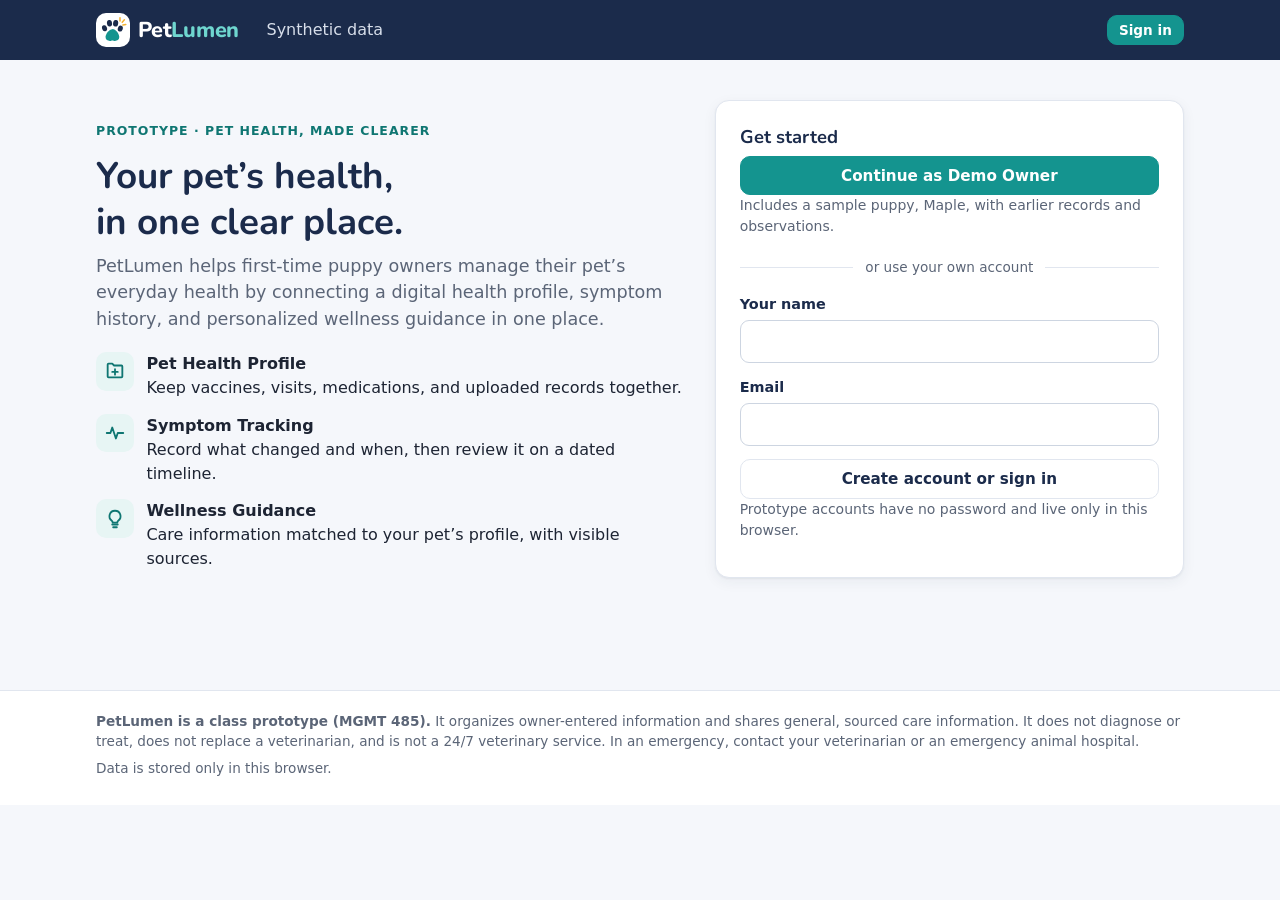
<file: index.html>
<!doctype html>
<html lang="en">
<head>
  <meta charset="utf-8">
  <meta name="viewport" content="width=device-width, initial-scale=1">
  <title>PetLumen</title>
  <meta name="description" content="PetLumen prototype: pet health profile, symptom tracking, and sourced wellness guidance in one place.">
  <meta name="theme-color" content="#1B2B4B">
  <link rel="icon" href="assets/logo.svg" type="image/svg+xml">
  <link rel="stylesheet" href="https://fonts.googleapis.com/css2?family=Nunito:wght@700;800&display=swap">
  <link rel="stylesheet" href="css/styles.css">
</head>
<body>
  <div id="app"><p class="loading">Loading PetLumen…</p></div>
  <div id="toasts" class="toasts" aria-live="polite"></div>
  <noscript>PetLumen needs JavaScript enabled.</noscript>
  <script src="js/store.js"></script>
  <script src="js/seed.js"></script>
  <script src="js/guidance.js"></script>
  <script src="js/app.js"></script>
</body>
</html>
</file>
<file: css/styles.css>
/* PetLumen brand: navy, teal, and a gold accent. */
/* Layout: one centered column; pet pages use a profile card, tabs, then a two-column work area that stacks on phones. */
:root {
  --brand: #1b2b4b;         /* navy header and wordmark band */
  --brand-2: #2a3d63;
  --ink: #1b2b4b;           /* headings and strong labels */
  --teal: #14948f;
  --teal-d: #0f7672;        /* links, teal text */
  --teal-50: #e7f5f4;
  --teal-line: #bfe3e0;
  --teal-ink: #0d4f4c;
  --gold: #f2b233;
  --gold-50: #fff6e0;
  --gold-line: #f1d48e;
  --gold-ink: #6b4a00;
  --on-gold: #3d2a00;
  --on-accent: #ffffff;
  --bg: #f5f7fb;
  --surface: #ffffff;
  --surface-alt: #fffafa;
  --chip-bg: #f5f7fb;
  --navy-50: #e8edf7;
  --text: #1d2433;
  --muted: #5b6577;
  --border: #e1e6ef;
  --input-border: #cdd5e1;
  --nav-text: #d7deea;
  --wordmark-accent: #6fd6cf;
  --danger: #b3261e;
  --danger-50: #fdecea;
  --danger-line: #f0c2bd;
  --danger-ink: #7d1a14;
  --ok-50: #e7f5ec;
  --ok-ink: #1e6b3a;
  --focus: rgba(20, 148, 143, 0.45);
  --shadow: 0 1px 2px rgba(27, 43, 75, 0.06), 0 4px 14px rgba(27, 43, 75, 0.06);
  --overlay: rgba(15, 22, 38, 0.6);
  --font-display: "Nunito", "Avenir Next", "Segoe UI", system-ui, sans-serif;
  --font-body: system-ui, -apple-system, "Segoe UI", Roboto, "Helvetica Neue", Arial, sans-serif;
  --radius: 14px;
}
@media (prefers-color-scheme: dark) {
  :root:not([data-theme="light"]) {
    --brand: #111c33; --brand-2: #1f2e4d; --ink: #e3e9f5; --teal: #1aa8a2; --teal-d: #5fd0c9;
    --teal-50: #123332; --teal-line: #1f5452; --teal-ink: #b5ece8;
    --gold-50: #362a0d; --gold-line: #6b5419; --gold-ink: #f5d58a;
    --bg: #0f1626; --surface: #172033; --surface-alt: #22171a; --chip-bg: #1d283d; --navy-50: #243150;
    --text: #e3e8f2; --muted: #9aa6bb; --border: #2a3650; --input-border: #3a4866;
    --danger: #ff8a80; --danger-50: #3a1816; --danger-line: #6e2a25; --danger-ink: #ffc9c3;
    --ok-50: #15301f; --ok-ink: #9de0b4; --shadow: 0 1px 2px rgba(0, 0, 0, 0.3); --overlay: rgba(0, 0, 0, 0.7);
    color-scheme: dark;
  }
}
:root[data-theme="dark"] {
  --brand: #111c33; --brand-2: #1f2e4d; --ink: #e3e9f5; --teal: #1aa8a2; --teal-d: #5fd0c9;
  --teal-50: #123332; --teal-line: #1f5452; --teal-ink: #b5ece8;
  --gold-50: #362a0d; --gold-line: #6b5419; --gold-ink: #f5d58a;
  --bg: #0f1626; --surface: #172033; --surface-alt: #22171a; --chip-bg: #1d283d; --navy-50: #243150;
  --text: #e3e8f2; --muted: #9aa6bb; --border: #2a3650; --input-border: #3a4866;
  --danger: #ff8a80; --danger-50: #3a1816; --danger-line: #6e2a25; --danger-ink: #ffc9c3;
  --ok-50: #15301f; --ok-ink: #9de0b4; --shadow: 0 1px 2px rgba(0, 0, 0, 0.3); --overlay: rgba(0, 0, 0, 0.7);
  color-scheme: dark;
}

* { box-sizing: border-box; }
html { -webkit-text-size-adjust: 100%; }
body {
  margin: 0;
  font-family: var(--font-body);
  font-size: 16px;
  line-height: 1.5;
  color: var(--text);
  background: var(--bg);
}
h1, h2, h3 { color: var(--ink); font-family: var(--font-display); line-height: 1.25; margin: 0 0 0.5rem; text-wrap: balance; }
h1 { font-size: 1.75rem; }
h2 { font-size: 1.15rem; }
h3 { font-size: 1.02rem; }
p { margin: 0 0 0.75rem; }
a { color: var(--teal-d); }
.muted { color: var(--muted); }
.small { font-size: 0.875rem; }
.nowrap { white-space: nowrap; }
.loading { padding: 3rem; text-align: center; color: var(--muted); }

.wrap { max-width: 1120px; margin: 0 auto; padding-left: max(16px, env(safe-area-inset-left, 0px)); padding-right: max(16px, env(safe-area-inset-right, 0px)); }
.main { padding-top: 1.5rem; padding-bottom: 2.5rem; min-height: 70vh; }

/* Header */
.topbar { background: var(--brand); color: var(--on-accent); position: sticky; top: env(safe-area-inset-top, 0px); z-index: 10; }
body::before { content: ""; position: fixed; inset: 0 0 auto; height: env(safe-area-inset-top, 0px); z-index: 10; background: var(--brand); }
.topbar-inner { display: flex; align-items: center; gap: 1rem; min-height: 60px; flex-wrap: wrap; }
.brand { display: flex; align-items: center; gap: 0.5rem; text-decoration: none; }
.brand img { background: #ffffff; border-radius: 10px; padding: 3px; }
.wordmark { font-family: var(--font-display); font-weight: 800; font-size: 1.35rem; color: var(--on-accent); letter-spacing: -0.01em; }
.wordmark span { color: var(--wordmark-accent); }
.nav { display: flex; gap: 0.25rem; flex: 1; flex-wrap: wrap; }
.nav a { color: var(--nav-text); text-decoration: none; padding: 0.4rem 0.7rem; border-radius: 8px; font-weight: 500; }
.nav a:hover { background: var(--brand-2); color: var(--on-accent); }
.nav a.active { background: var(--brand-2); color: var(--on-accent); box-shadow: inset 0 -2px 0 var(--gold); }
.userbox { display: flex; align-items: center; gap: 0.5rem; }
.user-name { font-weight: 600; max-width: 200px; overflow: hidden; text-overflow: ellipsis; white-space: nowrap; }
.topbar .btn-ghost { color: var(--on-accent); border-color: rgba(255, 255, 255, 0.35); background: transparent; }
.topbar .btn-ghost:hover { background: var(--brand-2); }

.syn-banner { background: var(--gold-50); border-bottom: 1px solid var(--gold-line); color: var(--gold-ink); padding: 0.5rem 0; font-size: 0.9rem; }
.syn-hero { background: var(--gold-50); border: 1px solid var(--gold-line); color: var(--gold-ink); border-radius: var(--radius); padding: 0.85rem 1rem; margin-bottom: 1.25rem; }

/* Buttons */
.btn {
  display: inline-flex; align-items: center; justify-content: center; gap: 0.35rem;
  font: inherit; font-weight: 600; font-size: 0.95rem; line-height: 1.2;
  padding: 0.6rem 1rem; border-radius: 10px; border: 1px solid var(--border);
  background: var(--surface); color: var(--ink); text-decoration: none; cursor: pointer;
}
.btn:hover { border-color: var(--teal); }
.btn:focus-visible, a:focus-visible, input:focus-visible, select:focus-visible, textarea:focus-visible, summary:focus-visible {
  outline: 3px solid var(--focus); outline-offset: 2px;
}
.btn-primary { background: var(--teal); border-color: var(--teal); color: var(--on-accent); }
.btn-primary:hover { background: var(--teal-d); border-color: var(--teal-d); }
.btn-ghost { background: transparent; }
.btn-danger { color: var(--danger); border-color: var(--danger-line); }
.btn-danger:hover { border-color: var(--danger); }
.btn-sm { padding: 0.35rem 0.7rem; font-size: 0.85rem; }
.btn-block { width: 100%; }
.btn[disabled] { opacity: 0.45; cursor: not-allowed; }
.link-btn { background: none; border: 0; padding: 0; font: inherit; color: var(--teal-d); cursor: pointer; text-decoration: underline; }

/* Cards and layout */
.card { background: var(--surface); border: 1px solid var(--border); border-radius: var(--radius); box-shadow: var(--shadow); padding: 1.25rem; margin-bottom: 1rem; }
.card-head { display: flex; align-items: center; justify-content: space-between; gap: 0.75rem; flex-wrap: wrap; margin-bottom: 0.5rem; }
.card-head h2 { margin: 0; }
.two-col { display: grid; grid-template-columns: minmax(0, 1fr) minmax(0, 1.2fr); gap: 1rem; align-items: start; }
.two-col > .card, .stack > .card { margin-bottom: 0; }
.stack { display: grid; gap: 1rem; }
.page-head { display: flex; align-items: flex-end; justify-content: space-between; gap: 1rem; flex-wrap: wrap; margin-bottom: 1.25rem; }
.page-head p { margin: 0; }
.head-actions { display: flex; gap: 0.5rem; flex-wrap: wrap; }
.back { display: inline-block; margin-bottom: 0.75rem; text-decoration: none; font-weight: 500; }
.empty { text-align: center; padding: 2.5rem 1.25rem; }
.empty-icon { font-size: 2.5rem; }
.count { display: inline-block; min-width: 1.6rem; padding: 0 0.4rem; border-radius: 99px; background: var(--teal-50); color: var(--teal-d); font-size: 0.85rem; text-align: center; vertical-align: middle; }

/* Hero / login */
.hero { display: grid; grid-template-columns: minmax(0, 1.25fr) minmax(0, 1fr); gap: 2rem; align-items: center; padding: 1rem 0 1.5rem; }
.eyebrow { text-transform: uppercase; letter-spacing: 0.08em; font-size: 0.78rem; font-weight: 700; color: var(--teal-d); }
.hero h1 { font-size: 2.3rem; }
.lead { font-size: 1.1rem; color: var(--muted); }
.feature-list { list-style: none; padding: 0; margin: 1.25rem 0 0; display: grid; gap: 0.85rem; }
.feature-list li { display: flex; gap: 0.75rem; align-items: flex-start; }
.fi { font-size: 1.3rem; width: 2.4rem; height: 2.4rem; display: grid; place-items: center; background: var(--teal-50); border-radius: 10px; flex: none; }
.auth-card { padding: 1.5rem; }
.divider { display: flex; align-items: center; gap: 0.75rem; color: var(--muted); font-size: 0.85rem; margin: 1.25rem 0 1rem; }
.divider::before, .divider::after { content: ""; flex: 1; height: 1px; background: var(--border); }

/* Forms */
form label { display: block; font-weight: 600; font-size: 0.9rem; color: var(--ink); margin-bottom: 0.85rem; }
input, select, textarea {
  display: block; width: 100%; margin-top: 0.3rem; font: inherit; font-weight: 400; color: var(--text);
  padding: 0.6rem 0.7rem; border: 1px solid var(--input-border); border-radius: 9px; background: var(--surface);
}
textarea { resize: vertical; }
input[type="file"] { padding: 0.45rem; background: var(--bg); }
input[type="checkbox"], input[type="radio"] { display: inline-block; width: auto; margin: 0 0.4rem 0 0; accent-color: var(--teal); }
label.check { display: flex; align-items: center; font-weight: 500; }
.row { display: grid; grid-template-columns: 1fr 1fr; gap: 0 0.85rem; align-items: end; }
.row label.check { padding-bottom: 0.7rem; }
fieldset { border: 0; padding: 0; margin: 0 0 0.75rem; }
legend { font-weight: 700; color: var(--teal-d); font-size: 0.8rem; text-transform: uppercase; letter-spacing: 0.06em; margin-bottom: 0.6rem; padding: 0; }
.form-card { max-width: 760px; }
.form-actions { display: flex; gap: 0.5rem; }
.severity legend { text-transform: none; letter-spacing: 0; font-size: 0.9rem; color: var(--ink); }
.seg { display: grid; grid-template-columns: repeat(5, 1fr); gap: 0.35rem; }
.seg-opt { margin: 0 !important; }
.seg-opt input { position: absolute; opacity: 0; pointer-events: none; }
.seg-opt span { display: flex; flex-direction: column; align-items: center; text-align: center; font-size: 0.72rem; font-weight: 500; padding: 0.45rem 0.2rem; border: 1px solid var(--input-border); border-radius: 9px; cursor: pointer; min-height: 100%; line-height: 1.2; }
.seg-opt span b { font-size: 1rem; }
.seg-opt input:checked + span { background: var(--teal); border-color: var(--teal); color: var(--on-accent); }
.seg-opt input:focus-visible + span { outline: 3px solid var(--focus); }
details.flags { border: 1px dashed var(--danger-line); background: var(--surface-alt); border-radius: 10px; padding: 0.6rem 0.8rem; margin-bottom: 1rem; }
details.flags summary { cursor: pointer; font-weight: 600; color: var(--danger); }
details.flags label.check { margin: 0.45rem 0 0; font-size: 0.9rem; color: var(--text); }
.search { max-width: 320px; margin: 0; }
.filters { display: flex; gap: 1rem; align-items: flex-end; flex-wrap: wrap; margin-bottom: 0.75rem; }
.filters label { font-weight: 600; font-size: 0.85rem; color: var(--ink); }
.filters select { min-width: 180px; }

/* Pets */
.pets-grid { display: grid; grid-template-columns: repeat(auto-fill, minmax(280px, 1fr)); gap: 1rem; }
.pet-card { display: flex; gap: 1rem; text-decoration: none; color: inherit; margin: 0; transition: transform 0.12s, border-color 0.12s; }
.pet-card:hover { border-color: var(--teal); transform: translateY(-1px); }
.pet-card h3 { margin-bottom: 0.15rem; }
.pet-card p { margin-bottom: 0.5rem; }
.avatar { width: 52px; height: 52px; flex: none; border-radius: 50%; background: var(--teal-50); display: grid; place-items: center; font-size: 1.6rem; border: 2px solid var(--surface); box-shadow: 0 0 0 2px var(--teal-50); }
.avatar-lg { width: 68px; height: 68px; font-size: 2.1rem; }
.pet-hero { display: flex; align-items: center; gap: 1rem; flex-wrap: wrap; }
.pet-hero-body { flex: 1; min-width: 200px; }
.pet-hero h1 { margin-bottom: 0.15rem; }
.pet-hero p { margin: 0; }

.chips { display: flex; flex-wrap: wrap; gap: 0.35rem; }
.chip { display: inline-block; background: var(--chip-bg); border: 1px solid var(--border); border-radius: 99px; padding: 0.15rem 0.6rem; font-size: 0.8rem; color: var(--ink); }
.chip-sm { font-size: 0.75rem; padding: 0.05rem 0.5rem; }
.chip-row { display: flex; gap: 0.35rem; flex-wrap: wrap; }
.chip-btn { font: inherit; font-size: 0.85rem; padding: 0.3rem 0.75rem; border-radius: 99px; border: 1px solid var(--border); background: var(--surface); cursor: pointer; color: var(--ink); }
.chip-btn.active { background: var(--teal); border-color: var(--teal); color: var(--on-accent); }
.badge { display: inline-block; vertical-align: middle; font-size: 0.68rem; font-weight: 700; text-transform: uppercase; letter-spacing: 0.05em; padding: 0.12rem 0.45rem; border-radius: 6px; background: var(--teal-50); color: var(--teal-d); }
.badge-syn { background: var(--gold); color: var(--on-gold); }
.badge-new { background: var(--teal); color: var(--on-accent); }
.tag { display: inline-block; font-size: 0.75rem; font-weight: 600; padding: 0.1rem 0.5rem; border-radius: 6px; background: var(--teal-50); color: var(--teal-d); }
.tag-record { background: var(--navy-50); color: var(--ink); }
.tag-profile { background: var(--gold-50); color: var(--gold-ink); }
.tag-act { background: var(--navy-50); color: var(--ink); white-space: nowrap; }
.sev { display: inline-block; font-size: 0.75rem; font-weight: 700; padding: 0.1rem 0.45rem; border-radius: 6px; }
.sev-low { background: var(--ok-50); color: var(--ok-ink); }
.sev-mid { background: var(--gold-50); color: var(--gold-ink); }
.sev-high { background: var(--danger-50); color: var(--danger); }
.flag-text { color: var(--danger); font-weight: 600; margin-top: 0.2rem; }

/* Tabs */
.tabs { display: flex; gap: 0.25rem; overflow-x: auto; border-bottom: 1px solid var(--border); margin: 0 0 1rem; scrollbar-width: thin; }
.tabs a { padding: 0.65rem 0.9rem; text-decoration: none; color: var(--muted); font-weight: 600; white-space: nowrap; border-bottom: 3px solid transparent; }
.tabs a:hover { color: var(--ink); }
.tabs a.active { color: var(--ink); border-bottom-color: var(--teal); }

/* Facts / lists */
.facts { display: grid; grid-template-columns: 1fr 1fr; gap: 0.6rem 1rem; margin: 0 0 0.75rem; }
.facts dt { font-size: 0.78rem; color: var(--muted); font-weight: 600; text-transform: uppercase; letter-spacing: 0.04em; }
.facts dd { margin: 0; overflow-wrap: anywhere; }
.quick { display: grid; grid-template-columns: 1fr 1fr; gap: 0.5rem; }
.list { list-style: none; margin: 0; padding: 0; }
.list-item { display: flex; gap: 0.85rem; padding: 0.8rem 0; border-top: 1px solid var(--border); }
.list-item:first-child { border-top: 0; }
.li-date { flex: none; width: 92px; font-size: 0.85rem; font-weight: 600; color: var(--ink); }
.li-body { flex: 1; min-width: 0; overflow-wrap: anywhere; }
.li-body p { margin: 0.3rem 0; }
.plain { padding-left: 1.1rem; margin: 0; }
.plain li { margin-bottom: 0.35rem; }

/* Timeline */
.tl-month { font-size: 0.8rem; text-transform: uppercase; letter-spacing: 0.06em; color: var(--muted); margin: 1.25rem 0 0.5rem; }
.timeline { list-style: none; margin: 0; padding: 0 0 0 1.1rem; border-left: 2px solid var(--border); }
.tl { position: relative; display: flex; gap: 0.85rem; padding: 0 0 1rem 0.6rem; }
.tl-dot { position: absolute; left: -1.62rem; top: 0.3rem; width: 14px; height: 14px; border-radius: 50%; background: var(--teal); border: 3px solid var(--surface); box-shadow: 0 0 0 1px var(--teal); }
.tl-record .tl-dot { background: var(--ink); box-shadow: 0 0 0 1px var(--ink); }
.tl-profile .tl-dot { background: var(--gold); box-shadow: 0 0 0 1px var(--gold); }
.tl-date { flex: none; width: 92px; font-size: 0.85rem; font-weight: 600; color: var(--ink); }
.tl-body { flex: 1; min-width: 0; overflow-wrap: anywhere; }
.tl-title { font-weight: 500; margin-top: 0.15rem; }
.timeline.compact .tl { padding-bottom: 0.75rem; }

/* Alerts */
.alert { border-radius: var(--radius); padding: 0.85rem 1rem; margin-bottom: 1rem; border: 1px solid; }
.alert-info { background: var(--teal-50); border-color: var(--teal-line); color: var(--teal-ink); }
.alert-urgent { background: var(--danger-50); border-color: var(--danger-line); color: var(--danger-ink); }

/* Guidance */
.guidance { display: grid; grid-template-columns: repeat(auto-fill, minmax(320px, 1fr)); gap: 1rem; }
.g-card { margin: 0; border-top: 4px solid var(--teal); display: flex; flex-direction: column; }
.g-card.pri-attention { border-top-color: var(--gold); }
.g-card.pri-urgent { border-top-color: var(--danger); background: var(--surface-alt); }
.g-top { display: flex; justify-content: space-between; align-items: center; margin-bottom: 0.5rem; }
.pri { font-size: 0.75rem; font-weight: 700; color: var(--teal-d); text-transform: uppercase; letter-spacing: 0.05em; }
.pri-attention .pri { color: var(--gold-ink); }
.pri-urgent .pri { color: var(--danger); }
.g-card ul { padding-left: 1.1rem; margin: 0 0 0.75rem; }
.g-card li { margin-bottom: 0.3rem; }
.g-card details { margin-bottom: 0.75rem; }
.g-card details summary { cursor: pointer; font-weight: 600; color: var(--ink); font-size: 0.9rem; }
.g-uses { display: flex; flex-wrap: wrap; gap: 0.3rem; align-items: center; margin-top: auto; padding-top: 0.6rem; border-top: 1px solid var(--border); }
.g-sources { margin-top: 0.5rem; }

/* Tables */
.table-wrap { overflow-x: auto; }
table.data { width: 100%; border-collapse: collapse; font-size: 0.9rem; }
table.data th { text-align: left; font-size: 0.75rem; text-transform: uppercase; letter-spacing: 0.04em; color: var(--muted); padding: 0.5rem; border-bottom: 2px solid var(--border); }
table.data td { padding: 0.55rem 0.5rem; border-bottom: 1px solid var(--border); vertical-align: top; }
table.data td.num { text-align: right; font-variant-numeric: tabular-nums; font-weight: 600; }
table.kv { width: 100%; border-collapse: collapse; font-size: 0.92rem; }
table.kv th { text-align: left; width: 38%; color: var(--muted); font-weight: 600; padding: 0.35rem 0.5rem 0.35rem 0; vertical-align: top; }
table.kv td { padding: 0.35rem 0; }
.pager { display: flex; align-items: center; justify-content: center; gap: 0.75rem; margin-top: 1rem; }

/* Stats */
.stats { display: grid; grid-template-columns: repeat(auto-fill, minmax(160px, 1fr)); gap: 0.75rem; margin-bottom: 1rem; }
.stat { background: var(--surface); border: 1px solid var(--border); border-radius: var(--radius); padding: 1rem; box-shadow: var(--shadow); }
.stat-n { font-family: var(--font-display); font-size: 1.6rem; font-weight: 800; color: var(--ink); font-variant-numeric: tabular-nums; }
.stat-l { font-size: 0.82rem; color: var(--muted); }

/* Summary */
.summary-actions { display: flex; gap: 0.5rem; margin-bottom: 1rem; flex-wrap: wrap; }
.summary { max-width: 860px; }
.summary-head { display: flex; gap: 0.75rem; align-items: center; border-bottom: 2px solid var(--ink); padding-bottom: 0.75rem; margin-bottom: 1rem; }
.summary-head h2 { margin: 0; font-size: 1.35rem; }
.summary-head p { margin: 0; }
.summary section { margin-bottom: 1.1rem; }
.summary h3 { font-size: 0.85rem; text-transform: uppercase; letter-spacing: 0.06em; color: var(--teal-d); border-bottom: 1px solid var(--border); padding-bottom: 0.3rem; }
.summary-foot { border-top: 1px solid var(--border); padding-top: 0.6rem; margin: 0; }

/* Footer & toasts */
.footer { border-top: 1px solid var(--border); background: var(--surface); padding: 1.25rem 0; font-size: 0.85rem; color: var(--muted); }
.footer p { margin: 0 0 0.4rem; }
.toasts { position: fixed; bottom: calc(16px + env(safe-area-inset-bottom, 0px)); left: 50%; transform: translateX(-50%); display: grid; gap: 0.5rem; z-index: 50; width: min(440px, calc(100% - 32px)); }
.toast { background: var(--brand); color: var(--on-accent); padding: 0.75rem 1rem; border-radius: 10px; box-shadow: 0 8px 24px rgba(0, 0, 0, 0.18); transition: opacity 0.4s, transform 0.4s; }
.toast.error { background: #b3261e; }
.preview { position: fixed; inset: 0; background: var(--overlay); display: grid; place-items: center; z-index: 60; padding: 16px; }
.preview-box { background: var(--surface); border-radius: var(--radius); padding: 1rem; max-width: min(900px, 100%); max-height: 90vh; overflow: auto; }
.preview-box img { display: block; max-width: 100%; height: auto; border-radius: 8px; }
.fi svg { color: var(--teal-d); }
@media (prefers-reduced-motion: reduce) { * { transition: none !important; scroll-behavior: auto !important; } }
.toast.out { opacity: 0; transform: translateY(8px); }

/* Responsive */
@media (max-width: 860px) {
  .hero, .two-col { grid-template-columns: 1fr; }
  .hero h1 { font-size: 1.85rem; }
}
@media (max-width: 560px) {
  h1 { font-size: 1.45rem; }
  .row { grid-template-columns: 1fr; }
  .facts, .quick { grid-template-columns: 1fr; }
  .nav { order: 3; flex-basis: 100%; padding-bottom: 0.5rem; }
  .userbox { margin-left: auto; }
  .user-name { max-width: 110px; }
  .seg-opt span { font-size: 0.62rem; }
  .li-date, .tl-date { width: 72px; font-size: 0.78rem; }
  .guidance { grid-template-columns: 1fr; }
  .card { padding: 1rem; }
}

/* Print: only the vet summary */
@media print {
  body { background: #ffffff; color: #1d2433; }
  .topbar, .syn-banner, .footer, .back, .pet-hero, .tabs, .no-print, .toasts { display: none !important; }
  .main { padding: 0; }
  .card { box-shadow: none; border: 0; padding: 0; }
  .summary { max-width: none; }
  a { color: inherit; text-decoration: none; }
}
</file>
